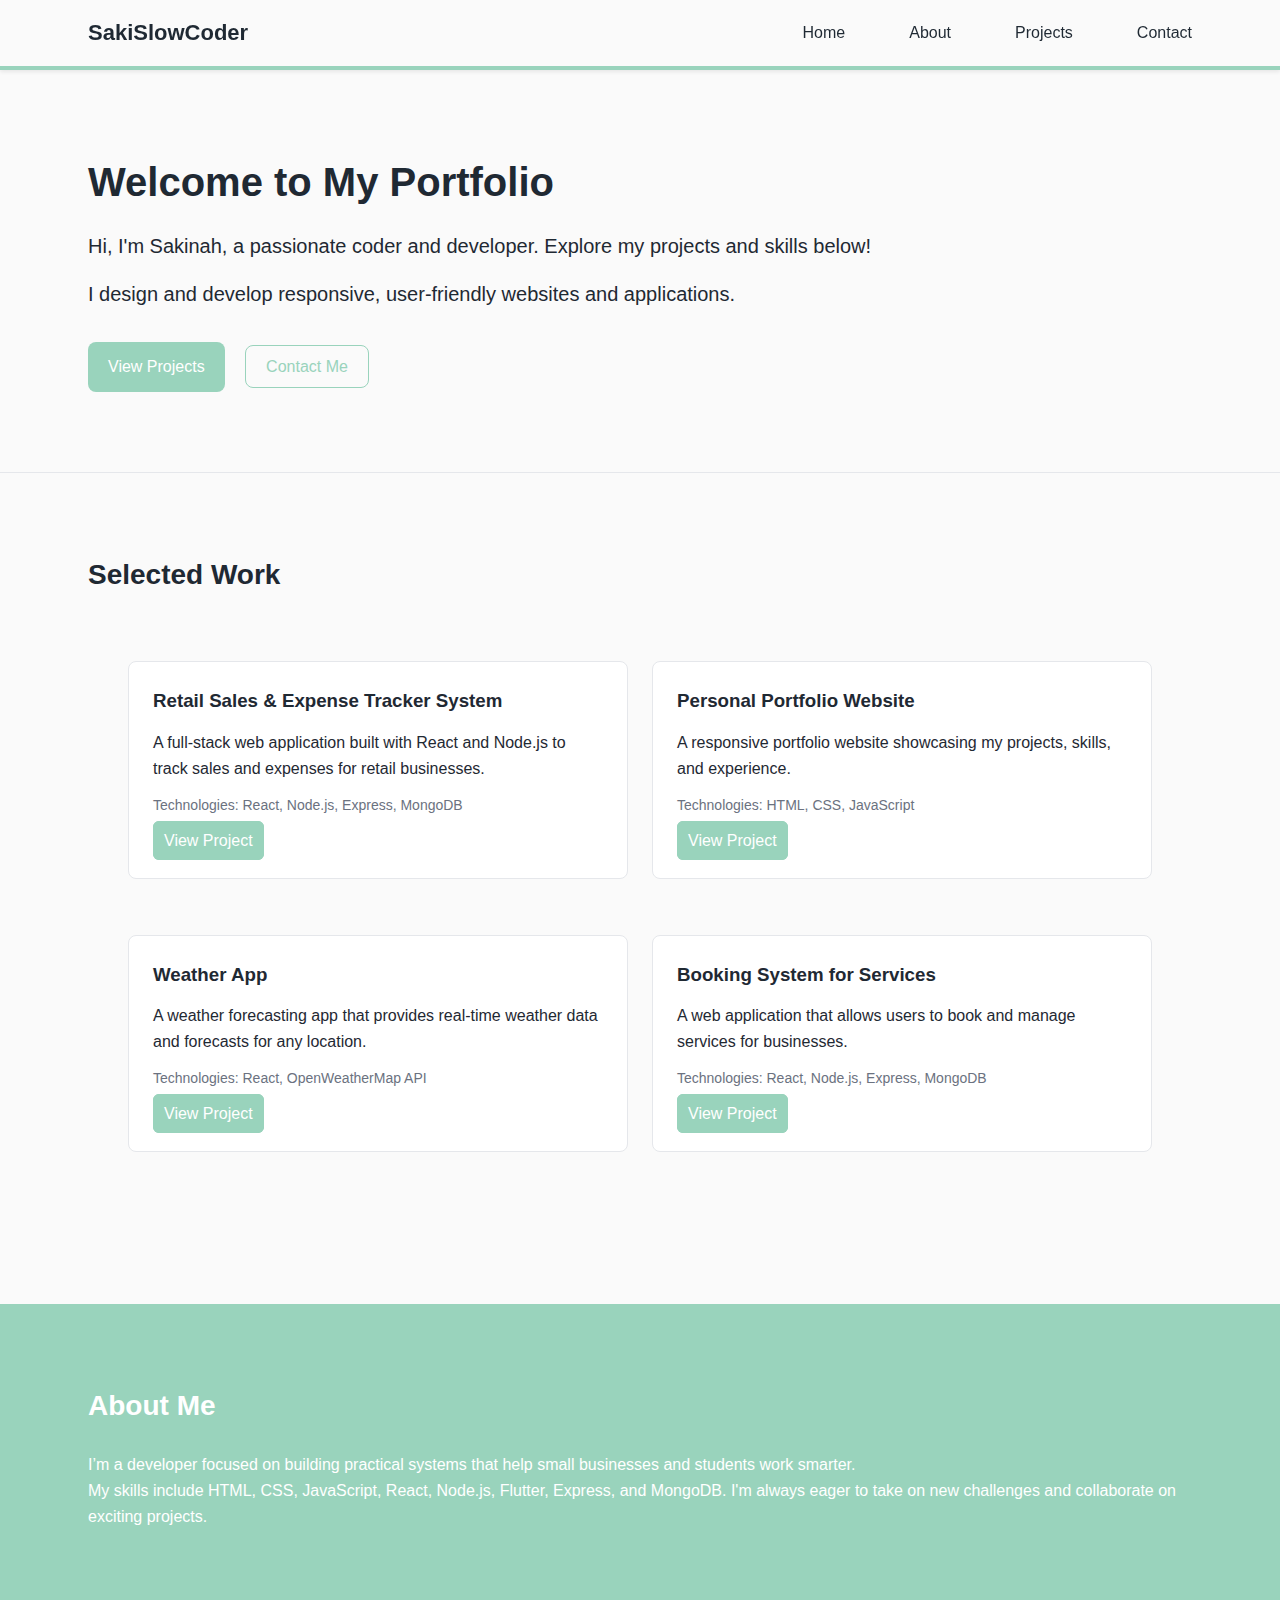
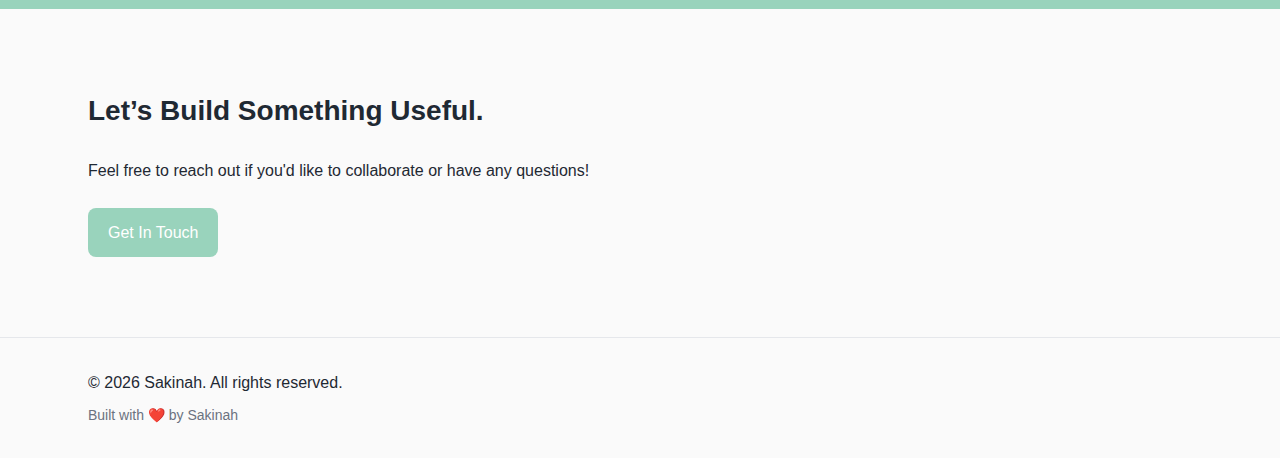
<file: index.html>
<!DOCTYPE html>
<html lang="en">
<head>
    <meta charset="UTF-8">
    <meta name="viewport" content="width=device-width, initial-scale=1.0">
    <link rel="stylesheet" href="styles.css">
    <link rel="stylesheet" href="https://cdnjs.cloudflare.com/ajax/libs/font-awesome/6.5.0/css/all.min.css">
    <title>SakiSlowCoder</title>
</head>
<body>
    <!-- NAVBAR-->
     <header class="navbar"  >
        <div class="container nav-content">
            <div class="logo">SakiSlowCoder</div>
            <button class="hamburger" id="hamburger">
                <span class="bar"></span>
                <span class="bar"></span>
                <span class="bar"></span>
            </button>
            <nav class="navigation" id="navigation">
                <ul class="nav-links">
                    <li><a href="#home">Home</a></li>
                    <li><a href="#about">About</a></li>
                    <li><a href="#projects">Projects</a></li>
                    <li><a href="#contact">Contact</a></li>
                </ul>
            </nav>
        </div>
     </header>
    <!-- HERO SECTION -->
     <section class="hero" id="home">
        <div class="container">
            <h1>Welcome to My Portfolio</h1>
            <p class="hero-subtext">Hi, I'm Sakinah, a passionate coder and developer. Explore my projects and skills below!</p>
            <p class="hero-subtext">I design and develop responsive, user-friendly websites and applications.</p>
            <div class="hero-buttons">
                <a href="#projects" class="btn-primary">View Projects</a>
                <a href="#contact" class="btn-secondary">Contact Me</a>   
            </div>
        </div>
     </section>
    <!-- PROJECTS -->
     <section class="section" id="projects">
        <div class="container">
            <h2>Selected Work</h2>
            <div class="projects-grid">
                <div class="project-card">
                <h3>Retail Sales & Expense Tracker System</h3>
                <p>A full-stack web application built with React and Node.js to track sales and expenses for retail businesses.</p>
                <p class="tech">Technologies: React, Node.js, Express, MongoDB</p>
                <a href="#">View Project</a>
            </div>

            <div class="project-card">
                <h3>Personal Portfolio Website</h3>
                <p>A responsive portfolio website showcasing my projects, skills, and experience.</p>
                <p class="tech">Technologies: HTML, CSS, JavaScript</p>
                <a href="#">View Project</a>
             </div>

             <div class="project-card">
                <h3>Weather App</h3>
                <p>A weather forecasting app that provides real-time weather data and forecasts for any location.</p>
                <p class="tech">Technologies: React, OpenWeatherMap API</p>
                <a href="#">View Project</a>
             </div>

             <div class="project-card">
                <h3>Booking System for Services</h3>
                <p>A web application that allows users to book and manage services for businesses.</p>
                <p class="tech">Technologies: React, Node.js, Express, MongoDB</p>
                <a href="#">View Project</a>
             </div>
            </div>
        </div>
     </section>
     <!-- ABOUT -->
        <section class="section section-light" id="about">
            <div class="container">
                <h2>About Me</h2>
                <p>I’m a developer focused on building practical systems
                that help small businesses and students work smarter.</p>
                <p>My skills include HTML, CSS, JavaScript, React, Node.js, Flutter, Express, and MongoDB. I'm always eager to take on new challenges and collaborate on exciting projects.</p>
            </div>
        </section>
    <!-- CONTACT -->
        <section class="section contact" id="contact">
            <div class="container">
                <h2>Let’s Build Something Useful.</h2>
                <p>Feel free to reach out if you'd like to collaborate or have any questions!</p>
                <a href="mailto:sakinahforwork@gmail.com" class="btn-primary">Get In Touch</a>
            </div>
        </section>
    <!-- FOOTER -->
     <footer class="footer">
        <div class="container">
            <p>&copy; 2026 Sakinah. All rights reserved.</p>
            <p class="footer-meta">Built with ❤️ by Sakinah</p>
        </div>
     </footer>

     <button class="scroll-top" id="scrollTop">
        <i class="fa-solid fa-arrow-up"></i>
     </button>
     <script src="app.js"></script>
     
</body>
</html>
</file>
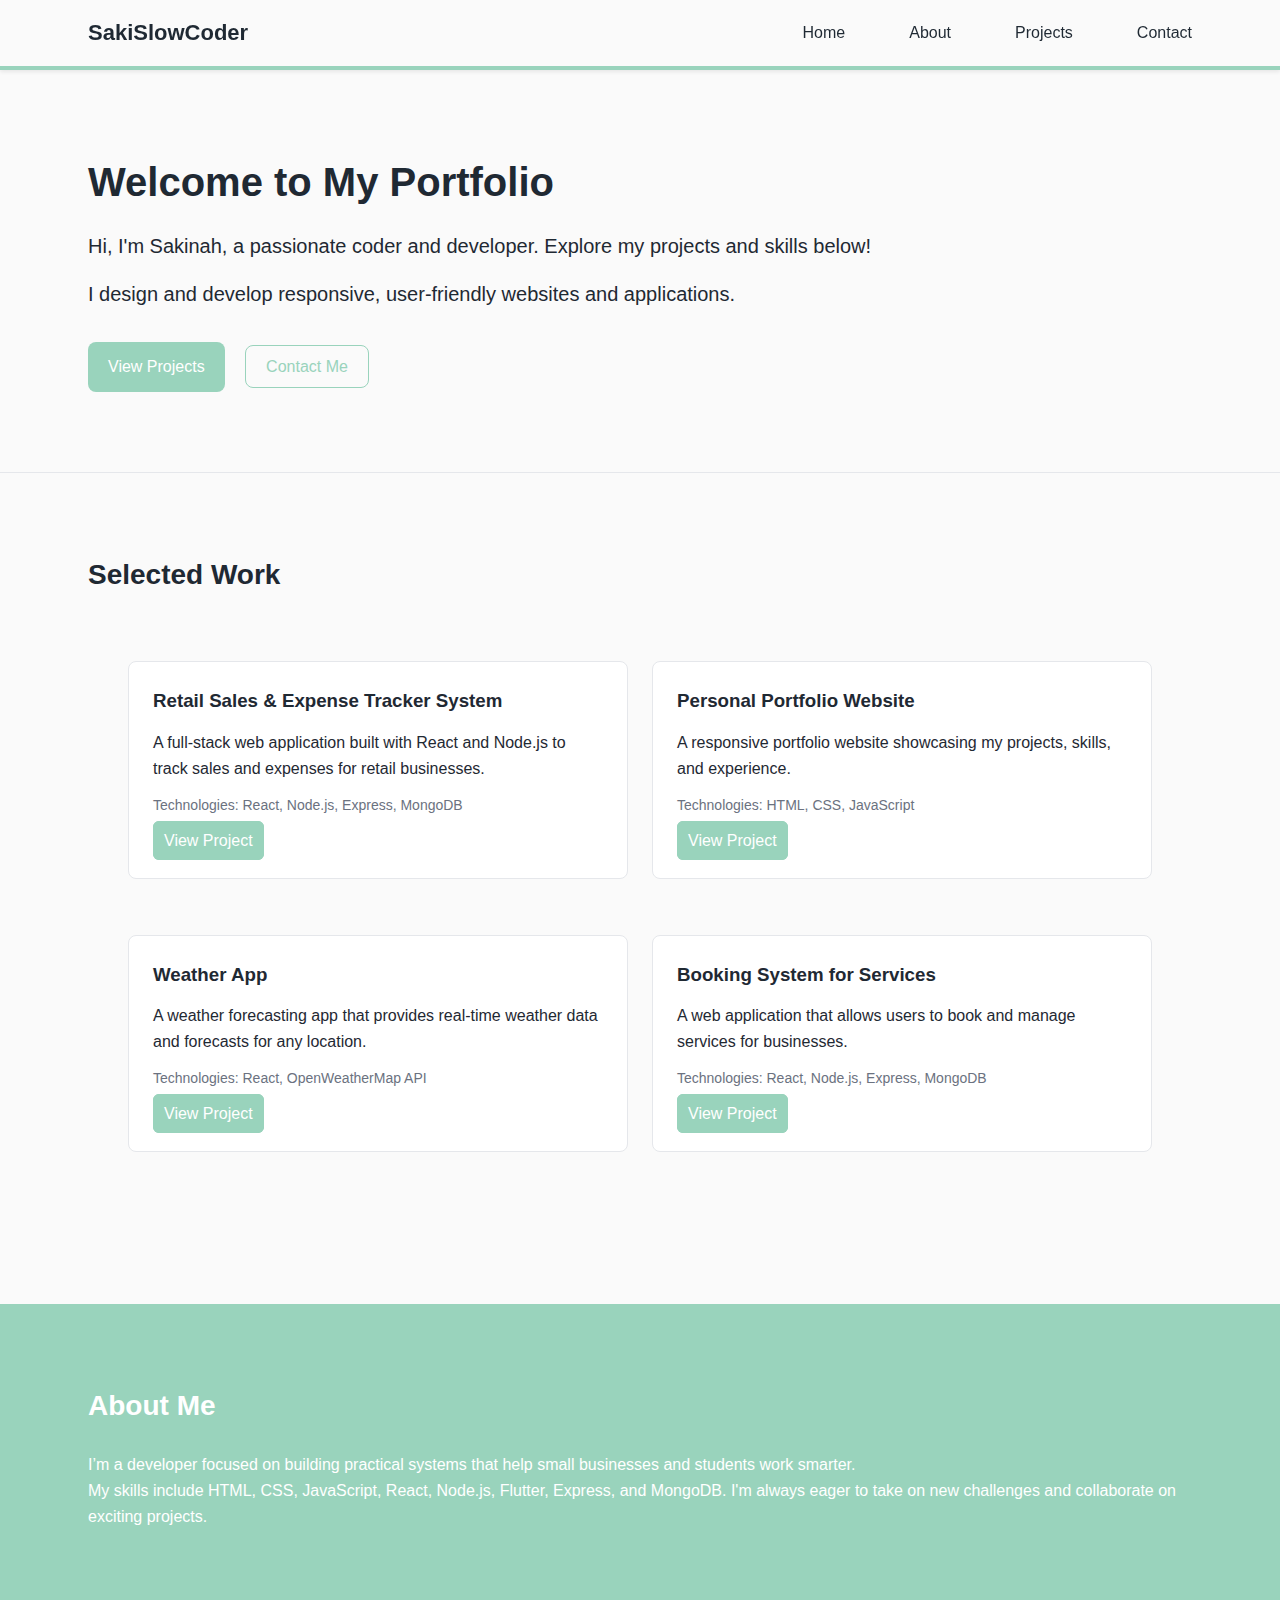
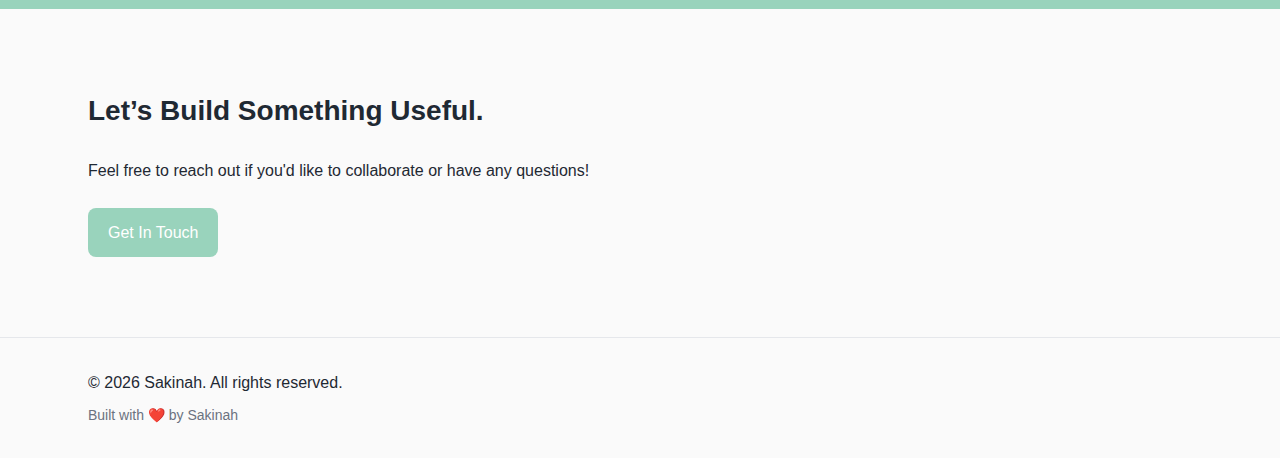
<file: main.html>
<!DOCTYPE html>
<html lang="en">
<head>
    <meta charset="UTF-8">
    <meta name="viewport" content="width=device-width, initial-scale=1.0">
    <link rel="stylesheet" href="styles.css">
    <link rel="stylesheet" href="https://cdnjs.cloudflare.com/ajax/libs/font-awesome/6.5.0/css/all.min.css">
    <title>SakiSlowCoder</title>
</head>
<body>
    <!-- NAVBAR-->
     <header class="navbar"  >
        <div class="container nav-content">
            <div class="logo">SakiSlowCoder</div>
            <button class="hamburger" id="hamburger">
                <span class="bar"></span>
                <span class="bar"></span>
                <span class="bar"></span>
            </button>
            <nav class="navigation" id="navigation">
                <ul class="nav-links">
                    <li><a href="#home">Home</a></li>
                    <li><a href="#about">About</a></li>
                    <li><a href="#projects">Projects</a></li>
                    <li><a href="#contact">Contact</a></li>
                </ul>
            </nav>
        </div>
     </header>
    <!-- HERO SECTION -->
     <section class="hero" id="home">
        <div class="container">
            <h1>Welcome to My Portfolio</h1>
            <p class="hero-subtext">Hi, I'm Sakinah, a passionate coder and developer. Explore my projects and skills below!</p>
            <p class="hero-subtext">I design and develop responsive, user-friendly websites and applications.</p>
            <div class="hero-buttons">
                <a href="#projects" class="btn-primary">View Projects</a>
                <a href="#contact" class="btn-secondary">Contact Me</a>   
            </div>
        </div>
     </section>
    <!-- PROJECTS -->
     <section class="section" id="projects">
        <div class="container">
            <h2>Selected Work</h2>
            <div class="projects-grid">
                <div class="project-card">
                <h3>Retail Sales & Expense Tracker System</h3>
                <p>A full-stack web application built with React and Node.js to track sales and expenses for retail businesses.</p>
                <p class="tech">Technologies: React, Node.js, Express, MongoDB</p>
                <a href="#">View Project</a>
            </div>

            <div class="project-card">
                <h3>Personal Portfolio Website</h3>
                <p>A responsive portfolio website showcasing my projects, skills, and experience.</p>
                <p class="tech">Technologies: HTML, CSS, JavaScript</p>
                <a href="#">View Project</a>
             </div>

             <div class="project-card">
                <h3>Weather App</h3>
                <p>A weather forecasting app that provides real-time weather data and forecasts for any location.</p>
                <p class="tech">Technologies: React, OpenWeatherMap API</p>
                <a href="#">View Project</a>
             </div>

             <div class="project-card">
                <h3>Booking System for Services</h3>
                <p>A web application that allows users to book and manage services for businesses.</p>
                <p class="tech">Technologies: React, Node.js, Express, MongoDB</p>
                <a href="#">View Project</a>
             </div>
            </div>
        </div>
     </section>
     <!-- ABOUT -->
        <section class="section section-light" id="about">
            <div class="container">
                <h2>About Me</h2>
                <p>I’m a developer focused on building practical systems
                that help small businesses and students work smarter.</p>
                <p>My skills include HTML, CSS, JavaScript, React, Node.js, Flutter, Express, and MongoDB. I'm always eager to take on new challenges and collaborate on exciting projects.</p>
            </div>
        </section>
    <!-- CONTACT -->
        <section class="section contact" id="contact">
            <div class="container">
                <h2>Let’s Build Something Useful.</h2>
                <p>Feel free to reach out if you'd like to collaborate or have any questions!</p>
                <a href="mailto:sakinahforwork@gmail.com" class="btn-primary">Get In Touch</a>
            </div>
        </section>
    <!-- FOOTER -->
     <footer class="footer">
        <div class="container">
            <p>&copy; 2026 Sakinah. All rights reserved.</p>
            <p class="footer-meta">Built with ❤️ by Sakinah</p>
        </div>
     </footer>

     <button class="scroll-top" id="scrollTop">
        <i class="fa-solid fa-arrow-up"></i>
     </button>
     <script src="app.js"></script>
     
</body>
</html>
</file>
<file: styles.css>
:root{
    --primary-text: #1f2933;
    --secondary-text: #6b7280;
    --background-color: #fafafa;
    --accent-color-hover: #8dc3c0;
    --accent-color: #99d3bc;
    --light-section-bg: #aed7b8;
    --border-color: #e5e7eb;
    --border-color2: #99d3bc;

    --heading-font: 'Inter', sans-serif;
    --heading-font-weight: 700;
    --body-font: 'Inter', sans-serif;
    --body-font-weight: 400;
}


/*=== BASE STYLES ===*/

html {
    scroll-behavior: smooth;
}


*{
    margin: 0;
    padding: 0;
    box-sizing: border-box;
}

body {
    font-family: Inter, sans-serif;
    background-color: var(--background-color);
    color: var(--primary-text);
    line-height: 1.6;
}

.container {
    width: 90%;
    max-width: 1200px;
    margin: 0 auto;
    padding: 0 24px;
    
}

/* ==== NAVBAR ==== */
.navbar {
    height: 70px;
    display: flex;
    align-items: center;
    border-bottom: 4px solid var(--border-color2);
    background-color: var(--background-color);
    position: sticky;
    top: 0;
    z-index: 100;
    box-shadow: 0 2px 4px rgba(0, 0, 0, 0.08);
 
}

.nav-content {
    display: flex;
    justify-content: space-between;
    align-items: center;
    padding: 16px 24px;
}

.nav-links {
    display: flex;
    list-style: none;
    gap: 24px;
    margin: 0;
    padding: 0;
}

 /* === Hamburger Menu === */
    .hamburger {
        display:none;
        flex-direction: column;
        gap: 5px;
        background: none;
        border: none;
        cursor: pointer;
        padding: 4px;
    }

    .hamburger .bar {
        display: block;
        width: 25px;
        height: 3px;
        background-color: var(--primary-text);
        border-radius: 3px;
        transition: all;
    }

.logo {
    font-weight: var(--heading-font-weight);
    font-size: 22px;
}

nav a{
    
    margin-left: 40px;
    text-decoration: none;
    color: var(--primary-text);
    font-weight: 500;
}

nav a:hover {
    color: var(--accent-color);
}

/* ==== HERO ==== */

.hero {
    padding: 80px 0;
    border-bottom: 1px solid var(--border-color);
}

.hero h1{
    font-size: 40px;
    font-weight: var(--heading-font-weight);
    margin-bottom: 16px;
}

.hero-subtext {
    font-size: 20px;
    font-weight: var(--body-font-weight);
    margin-bottom:16px;
}

.hero-buttons {
    margin-top: 32px;
}

/* ==== BUTTONS ==== */

.btn-primary {
    background-color: var(--accent-color);
    color: white;
    padding: 12px 20px;
    border-radius: 8px;
    text-decoration: none;
    font-weight: 500;
    margin-right: 16px;
    display: inline-block;
}

.btn-primary:hover {
    background-color: var(--accent-color-hover);
}

.btn-secondary {
    border: 1px solid var(--accent-color);
    padding: 12px 20px;
    text-decoration: none;
    border-radius: 8px;
    color: var(--accent-color);
    font-weight: 500;
}

/* ==== SELECTED WORKS ==== */

.projects-grid{
    display: grid;
    grid-template-columns: repeat(2, 1fr);
    gap: 24px;
    padding: 40px;
}

/* ==== SECTIONS ==== */
.section {
    padding: 80px 0;
}

.section-light {
    background-color: var(--accent-color);
    color: white;
}

h2 {
    font-size: 28px;
    font-weight: var(--heading-font-weight);
    margin-bottom: 24px;
}

/* ==== PROJECTS ==== */
.project-card {
    border: 1px solid var(--border-color);
    border-radius: 8px;
    padding: 24px;
    margin-bottom: 32px;
    background-color: white;
}

.project-card h3{
    margin-bottom: 14px;
}

.project-card p {
    margin-bottom: 12px;
}

.project-card .tech{
    font-size: 14px;
    color: var(--secondary-text);   
}

.project-card a {
    color: white;
    background-color: var(--accent-color);
    text-decoration: none;
    font-weight: 500;
    border: 1px solid var(--accent-color);
    padding: 10px 10px;
    border-radius: 6px;
}

.contact p{
    margin-bottom: 24px;
    max-width: 600px;
}

/* ==== FOOTER ==== */
footer {
    border-top: 1px solid var(--border-color);
    padding: 32px 0;
    text-align: left;
}

.footer-meta {
    font-size: 14px;
    color: var(--secondary-text);
    margin-top: 8px;
}

/* ==== SCROLL TO TOP BUTTON ==== */

.scroll-top {
    position: fixed;
    bottom: 32px;
    right: 32px;
    width: 44px;
    height: 44px;
    border-radius: 50%;
    background: #333;
    color: #fff;
    font-size: 18px;
    border: none;
    cursor: pointer;
    opacity: 0;
    visibility: hidden;
    transition: opacity 0.3s ease, visibility 0.3s ease;
    z-index: 999;
}

.scroll-top.visible {
    opacity: 1;
    visibility: visible;
}

.scroll-top:hover {
    background: #555;
}   



/* ==== MEDIA QUERIES ==== */
@media (max-width: 768px) {
    .projects-grid {
        display: grid;
        grid-template-columns: repeat(auto-fit, minmax(280px, 1fr));
        gap: 24px;
    }

    .hamburger {
        display: flex;
    }

    .navigation {
        display: none;
        position: absolute;
        top: 64px;
        right: 0;
        background-color: var(--background-color);
        width: 100%;
        box-shadow: 0 4px 8px rgba(0, 0, 0, 0.1);
        
    }

    .navigation.open{
        display: block;
    }

    .nav-links {
        flex-direction: column;
        gap: 16px;
        padding: 16px;
    }

    .nav-links li a {
        display: block;
        padding: 16px 24px;
        border-bottom: 1px solid var(--border-color);
    }

    /* Animate hamburger -> X when open */
    .hamburger.open span:nth-child(1) {
        transform: rotate(45deg) translate(5px, 5px);
    }

    .hamburger.open span:nth-child(2) {
        opacity: 0;
    }

    .hamburger.open span:nth-child(3) {
        transform: rotate(-45deg) translate(7px, -6px);
    }

   .scroll-top {
        bottom: 16px;   /* closer to edge */
        right: 16px;
        width: 38px;
        height: 38px;
        font-size: 14px;
    }
}
</file>
